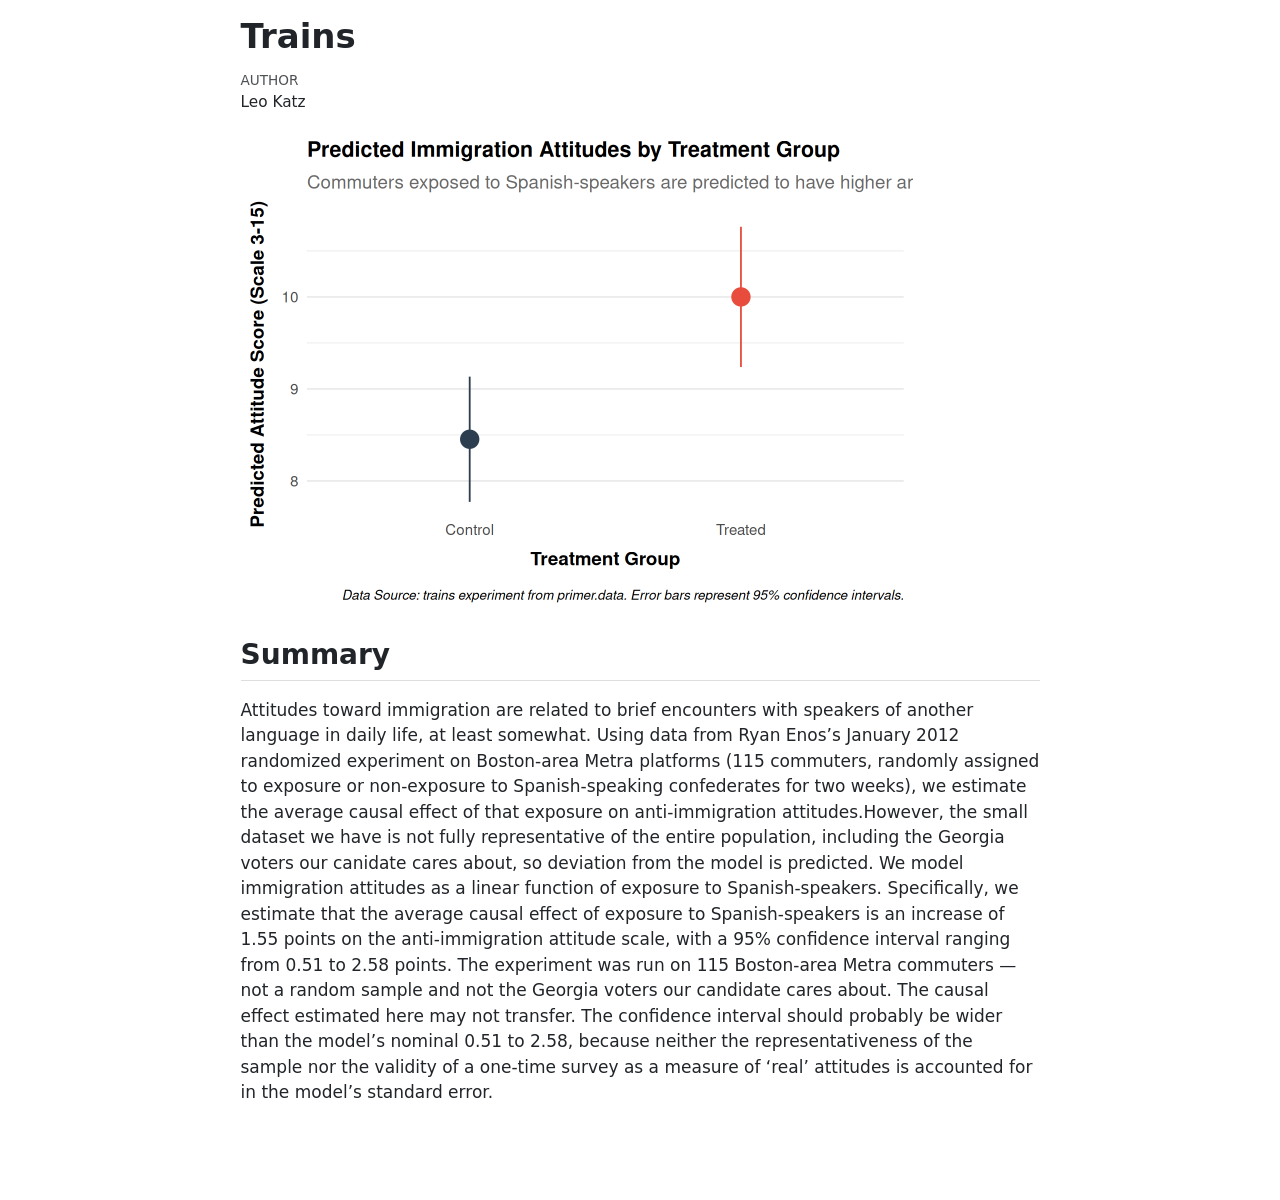
<file: index.html>
<!DOCTYPE html>
<html xmlns="http://www.w3.org/1999/xhtml" lang="en" xml:lang="en"><head>

<meta charset="utf-8">
<meta name="generator" content="quarto-1.9.38">

<meta name="viewport" content="width=device-width, initial-scale=1.0, user-scalable=yes">

<meta name="author" content="Leo Katz">

<title>Trains</title>
<style>
/* Default styles provided by pandoc.
** See https://pandoc.org/MANUAL.html#variables-for-html for config info.
*/
code{white-space: pre-wrap;}
span.smallcaps{font-variant: small-caps;}
div.columns{display: flex; gap: min(4vw, 1.5em);}
div.column{flex: auto; overflow-x: auto;}
div.hanging-indent{margin-left: 1.5em; text-indent: -1.5em;}
ul.task-list{list-style: none;}
ul.task-list li input[type="checkbox"] {
  width: 0.8em;
  margin: 0 0.8em 0.2em -1em; /* quarto-specific, see https://github.com/quarto-dev/quarto-cli/issues/4556 */ 
  vertical-align: middle;
}
</style>


<script src="analysis_files/libs/clipboard/clipboard.min.js"></script>
<script src="analysis_files/libs/quarto-html/quarto.js" type="module"></script>
<script src="analysis_files/libs/quarto-html/tabsets/tabsets.js" type="module"></script>
<script src="analysis_files/libs/quarto-html/popper.min.js"></script>
<script src="analysis_files/libs/quarto-html/tippy.umd.min.js"></script>
<script src="analysis_files/libs/quarto-html/anchor.min.js"></script>
<link href="analysis_files/libs/quarto-html/tippy.css" rel="stylesheet">
<link href="analysis_files/libs/quarto-html/quarto-syntax-highlighting-15634bcf2e68342d4ad2dfa704d543f6.css" rel="stylesheet" id="quarto-text-highlighting-styles">
<script src="analysis_files/libs/bootstrap/bootstrap.min.js"></script>
<link href="analysis_files/libs/bootstrap/bootstrap-icons.css" rel="stylesheet">
<link href="analysis_files/libs/bootstrap/bootstrap-22d9d407b2aa3baf060e26cb929b2862.min.css" rel="stylesheet" append-hash="true" id="quarto-bootstrap" data-mode="light">


</head>

<body class="fullcontent quarto-light">

<div id="quarto-content" class="page-columns page-rows-contents page-layout-article">

<main class="content" id="quarto-document-content">

<header id="title-block-header" class="quarto-title-block default">
<div class="quarto-title">
<h1 class="title">Trains</h1>
</div>



<div class="quarto-title-meta">

    <div>
    <div class="quarto-title-meta-heading">Author</div>
    <div class="quarto-title-meta-contents">
             <p>Leo Katz </p>
          </div>
  </div>
    
  
    
  </div>
  


</header>


<div class="cell">
<div class="cell-output-display">
<div>
<figure class="figure">
<p><img src="analysis_files/figure-html/unnamed-chunk-3-1.png" class="img-fluid figure-img" width="672"></p>
</figure>
</div>
</div>
</div>
<section id="summary" class="level2">
<h2 class="anchored" data-anchor-id="summary">Summary</h2>
<p>Attitudes toward immigration are related to brief encounters with speakers of another language in daily life, at least somewhat. Using data from Ryan Enos’s January 2012 randomized experiment on Boston-area Metra platforms (115 commuters, randomly assigned to exposure or non-exposure to Spanish-speaking confederates for two weeks), we estimate the average causal effect of that exposure on anti-immigration attitudes.However, the small dataset we have is not fully representative of the entire population, including the Georgia voters our canidate cares about, so deviation from the model is predicted. We model immigration attitudes as a linear function of exposure to Spanish-speakers. Specifically, we estimate that the average causal effect of exposure to Spanish-speakers is an increase of 1.55 points on the anti-immigration attitude scale, with a 95% confidence interval ranging from 0.51 to 2.58 points. The experiment was run on 115 Boston-area Metra commuters — not a random sample and not the Georgia voters our candidate cares about. The causal effect estimated here may not transfer. The confidence interval should probably be wider than the model’s nominal 0.51 to 2.58, because neither the representativeness of the sample nor the validity of a one-time survey as a measure of ‘real’ attitudes is accounted for in the model’s standard error.</p>
</section>

</main>
<!-- /main column -->
<script id="quarto-html-after-body" type="application/javascript">
  window.document.addEventListener("DOMContentLoaded", function (event) {
    const icon = "";
    const anchorJS = new window.AnchorJS();
    anchorJS.options = {
      placement: 'right',
      icon: icon
    };
    anchorJS.add('.anchored');
    const isCodeAnnotation = (el) => {
      for (const clz of el.classList) {
        if (clz.startsWith('code-annotation-')) {                     
          return true;
        }
      }
      return false;
    }
    const onCopySuccess = function(e) {
      // button target
      const button = e.trigger;
      // don't keep focus
      button.blur();
      // flash "checked"
      button.classList.add('code-copy-button-checked');
      var currentTitle = button.getAttribute("title");
      button.setAttribute("title", "Copied!");
      let tooltip;
      if (window.bootstrap) {
        button.setAttribute("data-bs-toggle", "tooltip");
        button.setAttribute("data-bs-placement", "left");
        button.setAttribute("data-bs-title", "Copied!");
        tooltip = new bootstrap.Tooltip(button, 
          { trigger: "manual", 
            customClass: "code-copy-button-tooltip",
            offset: [0, -8]});
        tooltip.show();    
      }
      setTimeout(function() {
        if (tooltip) {
          tooltip.hide();
          button.removeAttribute("data-bs-title");
          button.removeAttribute("data-bs-toggle");
          button.removeAttribute("data-bs-placement");
        }
        button.setAttribute("title", currentTitle);
        button.classList.remove('code-copy-button-checked');
      }, 1000);
      // clear code selection
      e.clearSelection();
    }
    const getTextToCopy = function(trigger) {
      const outerScaffold = trigger.parentElement.cloneNode(true);
      const codeEl = outerScaffold.querySelector('code');
      for (const childEl of codeEl.children) {
        if (isCodeAnnotation(childEl)) {
          childEl.remove();
        }
      }
      return codeEl.innerText;
    }
    const clipboard = new window.ClipboardJS('.code-copy-button:not([data-in-quarto-modal])', {
      text: getTextToCopy
    });
    clipboard.on('success', onCopySuccess);
    if (window.document.getElementById('quarto-embedded-source-code-modal')) {
      const clipboardModal = new window.ClipboardJS('.code-copy-button[data-in-quarto-modal]', {
        text: getTextToCopy,
        container: window.document.getElementById('quarto-embedded-source-code-modal')
      });
      clipboardModal.on('success', onCopySuccess);
    }
      var localhostRegex = new RegExp(/^(?:http|https):\/\/localhost\:?[0-9]*\//);
      var mailtoRegex = new RegExp(/^mailto:/);
        var filterRegex = new RegExp('/' + window.location.host + '/');
      var isInternal = (href) => {
          return filterRegex.test(href) || localhostRegex.test(href) || mailtoRegex.test(href);
      }
      // Inspect non-navigation links and adorn them if external
     var links = window.document.querySelectorAll('a[href]:not(.nav-link):not(.navbar-brand):not(.toc-action):not(.sidebar-link):not(.sidebar-item-toggle):not(.pagination-link):not(.no-external):not([aria-hidden]):not(.dropdown-item):not(.quarto-navigation-tool):not(.about-link)');
      for (var i=0; i<links.length; i++) {
        const link = links[i];
        if (!isInternal(link.href)) {
          // undo the damage that might have been done by quarto-nav.js in the case of
          // links that we want to consider external
          if (link.dataset.originalHref !== undefined) {
            link.href = link.dataset.originalHref;
          }
        }
      }
    function tippyHover(el, contentFn, onTriggerFn, onUntriggerFn) {
      const config = {
        allowHTML: true,
        maxWidth: 500,
        delay: 100,
        arrow: false,
        appendTo: function(el) {
            return el.parentElement;
        },
        interactive: true,
        interactiveBorder: 10,
        theme: 'quarto',
        placement: 'bottom-start',
      };
      if (contentFn) {
        config.content = contentFn;
      }
      if (onTriggerFn) {
        config.onTrigger = onTriggerFn;
      }
      if (onUntriggerFn) {
        config.onUntrigger = onUntriggerFn;
      }
      window.tippy(el, config); 
    }
    const noterefs = window.document.querySelectorAll('a[role="doc-noteref"]');
    for (var i=0; i<noterefs.length; i++) {
      const ref = noterefs[i];
      tippyHover(ref, function() {
        // use id or data attribute instead here
        let href = ref.getAttribute('data-footnote-href') || ref.getAttribute('href');
        try { href = new URL(href).hash; } catch {}
        const id = href.replace(/^#\/?/, "");
        const note = window.document.getElementById(id);
        if (note) {
          return note.innerHTML;
        } else {
          return "";
        }
      });
    }
    const xrefs = window.document.querySelectorAll('a.quarto-xref');
    const processXRef = (id, note) => {
      // Strip column container classes
      const stripColumnClz = (el) => {
        el.classList.remove("page-full", "page-columns");
        if (el.children) {
          for (const child of el.children) {
            stripColumnClz(child);
          }
        }
      }
      stripColumnClz(note)
      if (id === null || id.startsWith('sec-')) {
        // Special case sections, only their first couple elements
        const container = document.createElement("div");
        if (note.children && note.children.length > 2) {
          container.appendChild(note.children[0].cloneNode(true));
          for (let i = 1; i < note.children.length; i++) {
            const child = note.children[i];
            if (child.tagName === "P" && child.innerText === "") {
              continue;
            } else {
              container.appendChild(child.cloneNode(true));
              break;
            }
          }
          if (window.Quarto?.typesetMath) {
            window.Quarto.typesetMath(container);
          }
          return container.innerHTML
        } else {
          if (window.Quarto?.typesetMath) {
            window.Quarto.typesetMath(note);
          }
          return note.innerHTML;
        }
      } else {
        // Remove any anchor links if they are present
        const anchorLink = note.querySelector('a.anchorjs-link');
        if (anchorLink) {
          anchorLink.remove();
        }
        if (window.Quarto?.typesetMath) {
          window.Quarto.typesetMath(note);
        }
        if (note.classList.contains("callout")) {
          return note.outerHTML;
        } else {
          return note.innerHTML;
        }
      }
    }
    for (var i=0; i<xrefs.length; i++) {
      const xref = xrefs[i];
      tippyHover(xref, undefined, function(instance) {
        instance.disable();
        let url = xref.getAttribute('href');
        let hash = undefined; 
        if (url.startsWith('#')) {
          hash = url;
        } else {
          try { hash = new URL(url).hash; } catch {}
        }
        if (hash) {
          const id = hash.replace(/^#\/?/, "");
          const note = window.document.getElementById(id);
          if (note !== null) {
            try {
              const html = processXRef(id, note.cloneNode(true));
              instance.setContent(html);
            } finally {
              instance.enable();
              instance.show();
            }
          } else {
            // See if we can fetch this
            fetch(url.split('#')[0])
            .then(res => res.text())
            .then(html => {
              const parser = new DOMParser();
              const htmlDoc = parser.parseFromString(html, "text/html");
              const note = htmlDoc.getElementById(id);
              if (note !== null) {
                const html = processXRef(id, note);
                instance.setContent(html);
              } 
            }).finally(() => {
              instance.enable();
              instance.show();
            });
          }
        } else {
          // See if we can fetch a full url (with no hash to target)
          // This is a special case and we should probably do some content thinning / targeting
          fetch(url)
          .then(res => res.text())
          .then(html => {
            const parser = new DOMParser();
            const htmlDoc = parser.parseFromString(html, "text/html");
            const note = htmlDoc.querySelector('main.content');
            if (note !== null) {
              // This should only happen for chapter cross references
              // (since there is no id in the URL)
              // remove the first header
              if (note.children.length > 0 && note.children[0].tagName === "HEADER") {
                note.children[0].remove();
              }
              const html = processXRef(null, note);
              instance.setContent(html);
            } 
          }).finally(() => {
            instance.enable();
            instance.show();
          });
        }
      }, function(instance) {
      });
    }
        let selectedAnnoteEl;
        const selectorForAnnotation = ( cell, annotation) => {
          let cellAttr = 'data-code-cell="' + cell + '"';
          let lineAttr = 'data-code-annotation="' +  annotation + '"';
          const selector = 'span[' + cellAttr + '][' + lineAttr + ']';
          return selector;
        }
        const selectCodeLines = (annoteEl) => {
          const doc = window.document;
          const targetCell = annoteEl.getAttribute("data-target-cell");
          const targetAnnotation = annoteEl.getAttribute("data-target-annotation");
          const annoteSpan = window.document.querySelector(selectorForAnnotation(targetCell, targetAnnotation));
          const lines = annoteSpan.getAttribute("data-code-lines").split(",");
          const lineIds = lines.map((line) => {
            return targetCell + "-" + line;
          })
          let top = null;
          let height = null;
          let parent = null;
          if (lineIds.length > 0) {
              //compute the position of the single el (top and bottom and make a div)
              const el = window.document.getElementById(lineIds[0]);
              top = el.offsetTop;
              height = el.offsetHeight;
              parent = el.parentElement.parentElement;
            if (lineIds.length > 1) {
              const lastEl = window.document.getElementById(lineIds[lineIds.length - 1]);
              const bottom = lastEl.offsetTop + lastEl.offsetHeight;
              height = bottom - top;
            }
            if (top !== null && height !== null && parent !== null) {
              // cook up a div (if necessary) and position it 
              let div = window.document.getElementById("code-annotation-line-highlight");
              if (div === null) {
                div = window.document.createElement("div");
                div.setAttribute("id", "code-annotation-line-highlight");
                div.style.position = 'absolute';
                parent.appendChild(div);
              }
              div.style.top = top - 2 + "px";
              div.style.height = height + 4 + "px";
              div.style.left = 0;
              let gutterDiv = window.document.getElementById("code-annotation-line-highlight-gutter");
              if (gutterDiv === null) {
                gutterDiv = window.document.createElement("div");
                gutterDiv.setAttribute("id", "code-annotation-line-highlight-gutter");
                gutterDiv.style.position = 'absolute';
                const codeCell = window.document.getElementById(targetCell);
                const gutter = codeCell.querySelector('.code-annotation-gutter');
                gutter.appendChild(gutterDiv);
              }
              gutterDiv.style.top = top - 2 + "px";
              gutterDiv.style.height = height + 4 + "px";
            }
            selectedAnnoteEl = annoteEl;
          }
        };
        const unselectCodeLines = () => {
          const elementsIds = ["code-annotation-line-highlight", "code-annotation-line-highlight-gutter"];
          elementsIds.forEach((elId) => {
            const div = window.document.getElementById(elId);
            if (div) {
              div.remove();
            }
          });
          selectedAnnoteEl = undefined;
        };
          // Handle positioning of the toggle
      window.addEventListener(
        "resize",
        throttle(() => {
          elRect = undefined;
          if (selectedAnnoteEl) {
            selectCodeLines(selectedAnnoteEl);
          }
        }, 10)
      );
      function throttle(fn, ms) {
      let throttle = false;
      let timer;
        return (...args) => {
          if(!throttle) { // first call gets through
              fn.apply(this, args);
              throttle = true;
          } else { // all the others get throttled
              if(timer) clearTimeout(timer); // cancel #2
              timer = setTimeout(() => {
                fn.apply(this, args);
                timer = throttle = false;
              }, ms);
          }
        };
      }
        // Attach click handler to the DT
        const annoteDls = window.document.querySelectorAll('dt[data-target-cell]');
        for (const annoteDlNode of annoteDls) {
          annoteDlNode.addEventListener('click', (event) => {
            const clickedEl = event.target;
            if (clickedEl !== selectedAnnoteEl) {
              unselectCodeLines();
              const activeEl = window.document.querySelector('dt[data-target-cell].code-annotation-active');
              if (activeEl) {
                activeEl.classList.remove('code-annotation-active');
              }
              selectCodeLines(clickedEl);
              clickedEl.classList.add('code-annotation-active');
            } else {
              // Unselect the line
              unselectCodeLines();
              clickedEl.classList.remove('code-annotation-active');
            }
          });
        }
    const findCites = (el) => {
      const parentEl = el.parentElement;
      if (parentEl) {
        const cites = parentEl.dataset.cites;
        if (cites) {
          return {
            el,
            cites: cites.split(' ')
          };
        } else {
          return findCites(el.parentElement)
        }
      } else {
        return undefined;
      }
    };
    var bibliorefs = window.document.querySelectorAll('a[role="doc-biblioref"]');
    for (var i=0; i<bibliorefs.length; i++) {
      const ref = bibliorefs[i];
      const citeInfo = findCites(ref);
      if (citeInfo) {
        tippyHover(citeInfo.el, function() {
          var popup = window.document.createElement('div');
          citeInfo.cites.forEach(function(cite) {
            var citeDiv = window.document.createElement('div');
            citeDiv.classList.add('hanging-indent');
            citeDiv.classList.add('csl-entry');
            var biblioDiv = window.document.getElementById('ref-' + cite);
            if (biblioDiv) {
              citeDiv.innerHTML = biblioDiv.innerHTML;
            }
            popup.appendChild(citeDiv);
          });
          return popup.innerHTML;
        });
      }
    }
  });
  </script>
</div> <!-- /content -->




</body></html>
</file>
<file: analysis_files/libs/quarto-html/tippy.css>
.tippy-box[data-animation=fade][data-state=hidden]{opacity:0}[data-tippy-root]{max-width:calc(100vw - 10px)}.tippy-box{position:relative;background-color:#333;color:#fff;border-radius:4px;font-size:14px;line-height:1.4;white-space:normal;outline:0;transition-property:transform,visibility,opacity}.tippy-box[data-placement^=top]>.tippy-arrow{bottom:0}.tippy-box[data-placement^=top]>.tippy-arrow:before{bottom:-7px;left:0;border-width:8px 8px 0;border-top-color:initial;transform-origin:center top}.tippy-box[data-placement^=bottom]>.tippy-arrow{top:0}.tippy-box[data-placement^=bottom]>.tippy-arrow:before{top:-7px;left:0;border-width:0 8px 8px;border-bottom-color:initial;transform-origin:center bottom}.tippy-box[data-placement^=left]>.tippy-arrow{right:0}.tippy-box[data-placement^=left]>.tippy-arrow:before{border-width:8px 0 8px 8px;border-left-color:initial;right:-7px;transform-origin:center left}.tippy-box[data-placement^=right]>.tippy-arrow{left:0}.tippy-box[data-placement^=right]>.tippy-arrow:before{left:-7px;border-width:8px 8px 8px 0;border-right-color:initial;transform-origin:center right}.tippy-box[data-inertia][data-state=visible]{transition-timing-function:cubic-bezier(.54,1.5,.38,1.11)}.tippy-arrow{width:16px;height:16px;color:#333}.tippy-arrow:before{content:"";position:absolute;border-color:transparent;border-style:solid}.tippy-content{position:relative;padding:5px 9px;z-index:1}
</file>
<file: analysis_files/libs/quarto-html/quarto-syntax-highlighting-15634bcf2e68342d4ad2dfa704d543f6.css>
/* quarto syntax highlight colors */
:root {
  --quarto-hl-ot-color: #003B4F;
  --quarto-hl-at-color: #657422;
  --quarto-hl-ss-color: #20794D;
  --quarto-hl-an-color: #5E5E5E;
  --quarto-hl-fu-color: #4758AB;
  --quarto-hl-st-color: #20794D;
  --quarto-hl-cf-color: #003B4F;
  --quarto-hl-op-color: #5E5E5E;
  --quarto-hl-er-color: #AD0000;
  --quarto-hl-bn-color: #AD0000;
  --quarto-hl-al-color: #AD0000;
  --quarto-hl-va-color: #111111;
  --quarto-hl-bu-color: inherit;
  --quarto-hl-ex-color: inherit;
  --quarto-hl-pp-color: #AD0000;
  --quarto-hl-in-color: #5E5E5E;
  --quarto-hl-vs-color: #20794D;
  --quarto-hl-wa-color: #5E5E5E;
  --quarto-hl-do-color: #5E5E5E;
  --quarto-hl-im-color: #00769E;
  --quarto-hl-ch-color: #20794D;
  --quarto-hl-dt-color: #AD0000;
  --quarto-hl-fl-color: #AD0000;
  --quarto-hl-co-color: #5E5E5E;
  --quarto-hl-cv-color: #5E5E5E;
  --quarto-hl-cn-color: #8f5902;
  --quarto-hl-sc-color: #5E5E5E;
  --quarto-hl-dv-color: #AD0000;
  --quarto-hl-kw-color: #003B4F;
}

/* other quarto variables */
:root {
  --quarto-font-monospace: SFMono-Regular, Menlo, Monaco, Consolas, "Liberation Mono", "Courier New", monospace;
}

/* syntax highlight based on Pandoc's rules */
pre > code.sourceCode > span {
  color: #003B4F;
}

code.sourceCode > span {
  color: #003B4F;
}

div.sourceCode,
div.sourceCode pre.sourceCode {
  color: #003B4F;
}

/* Normal */
code span {
  color: #003B4F;
}

/* Alert */
code span.al {
  color: #AD0000;
  font-style: inherit;
}

/* Annotation */
code span.an {
  color: #5E5E5E;
  font-style: inherit;
}

/* Attribute */
code span.at {
  color: #657422;
  font-style: inherit;
}

/* BaseN */
code span.bn {
  color: #AD0000;
  font-style: inherit;
}

/* BuiltIn */
code span.bu {
  font-style: inherit;
}

/* ControlFlow */
code span.cf {
  color: #003B4F;
  font-weight: bold;
  font-style: inherit;
}

/* Char */
code span.ch {
  color: #20794D;
  font-style: inherit;
}

/* Constant */
code span.cn {
  color: #8f5902;
  font-style: inherit;
}

/* Comment */
code span.co {
  color: #5E5E5E;
  font-style: inherit;
}

/* CommentVar */
code span.cv {
  color: #5E5E5E;
  font-style: italic;
}

/* Documentation */
code span.do {
  color: #5E5E5E;
  font-style: italic;
}

/* DataType */
code span.dt {
  color: #AD0000;
  font-style: inherit;
}

/* DecVal */
code span.dv {
  color: #AD0000;
  font-style: inherit;
}

/* Error */
code span.er {
  color: #AD0000;
  font-style: inherit;
}

/* Extension */
code span.ex {
  font-style: inherit;
}

/* Float */
code span.fl {
  color: #AD0000;
  font-style: inherit;
}

/* Function */
code span.fu {
  color: #4758AB;
  font-style: inherit;
}

/* Import */
code span.im {
  color: #00769E;
  font-style: inherit;
}

/* Information */
code span.in {
  color: #5E5E5E;
  font-style: inherit;
}

/* Keyword */
code span.kw {
  color: #003B4F;
  font-weight: bold;
  font-style: inherit;
}

/* Operator */
code span.op {
  color: #5E5E5E;
  font-style: inherit;
}

/* Other */
code span.ot {
  color: #003B4F;
  font-style: inherit;
}

/* Preprocessor */
code span.pp {
  color: #AD0000;
  font-style: inherit;
}

/* SpecialChar */
code span.sc {
  color: #5E5E5E;
  font-style: inherit;
}

/* SpecialString */
code span.ss {
  color: #20794D;
  font-style: inherit;
}

/* String */
code span.st {
  color: #20794D;
  font-style: inherit;
}

/* Variable */
code span.va {
  color: #111111;
  font-style: inherit;
}

/* VerbatimString */
code span.vs {
  color: #20794D;
  font-style: inherit;
}

/* Warning */
code span.wa {
  color: #5E5E5E;
  font-style: italic;
}

.prevent-inlining {
  content: "</";
}

/*# sourceMappingURL=f23921c56f73e400b49028c9186a1aa0.css.map */
</file>
